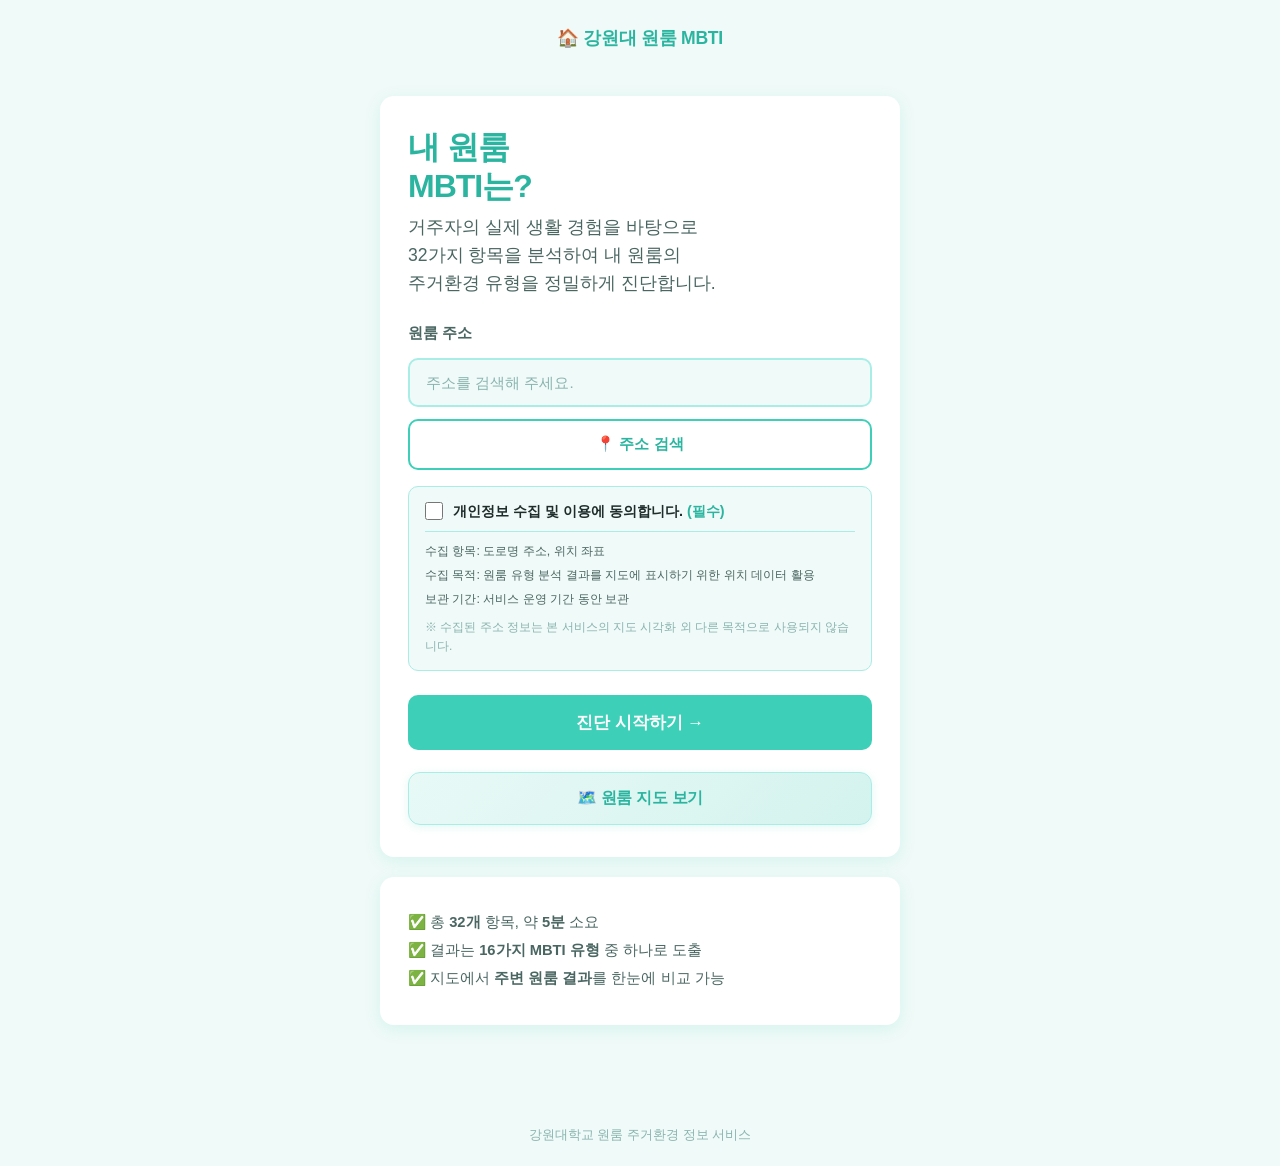
<file: index.html>
<!DOCTYPE html>
<html lang="ko">
<head>
  <meta charset="UTF-8" />
  <meta name="viewport" content="width=device-width, initial-scale=1.0" />
  <title>내 원룸 MBTI</title>
  <link rel="stylesheet" href="style.css" />
</head>
<body>

  <header class="site-header">
    <span class="logo-text">🏠 강원대 원룸 MBTI</span>
  </header>

  <main class="page-wrap">

    <!-- 메인 카드 -->
    <div class="card">
      <h1 class="main-title">내 원룸<br>MBTI는?</h1>
      <p class="sub-title">
        거주자의 실제 생활 경험을 바탕으로<br>
        32가지 항목을 분석하여 내 원룸의<br>
        주거환경 유형을 정밀하게 진단합니다.
      </p>

      <div class="input-group" style="margin-top:24px; gap:12px;">

        <!-- 주소 검색 -->
        <label class="input-label">원룸 주소</label>
        <div class="address-box" id="addressBox">
          <span id="addressText" class="address-placeholder">주소를 검색해 주세요.</span>
        </div>
        <button class="btn-address" id="addrSearchBtn" type="button">
          📍 주소 검색
        </button>
        <!-- 숨김 필드: 선택된 도로명 주소 / 좌표 -->
        <input type="hidden" id="address" />
        <input type="hidden" id="hiddenLat" />
        <input type="hidden" id="hiddenLng" />

        <!-- 개인정보 수집 동의 -->
        <div class="privacy-box">
          <label class="privacy-check-row">
            <input type="checkbox" id="privacyCheck" />
            <span class="privacy-check-label">개인정보 수집 및 이용에 동의합니다. <em>(필수)</em></span>
          </label>
          <div class="privacy-detail">
            <p>수집 항목: 도로명 주소, 위치 좌표</p>
            <p>수집 목적: 원룸 유형 분석 결과를 지도에 표시하기 위한 위치 데이터 활용</p>
            <p>보관 기간: 서비스 운영 기간 동안 보관</p>
            <p class="privacy-notice">※ 수집된 주소 정보는 본 서비스의 지도 시각화 외 다른 목적으로 사용되지 않습니다.</p>
          </div>
        </div>

        <span class="error-msg" id="formError"></span>
        <button class="btn-primary" id="startBtn">진단 시작하기 →</button>
        <button class="btn-map" onclick="location.href='search.html'">🗺️ 원룸 지도 보기</button>
      </div>
    </div>

    <!-- 안내 카드 -->
    <div class="card">
      <p style="font-size:0.92rem; color:var(--text-mid); line-height:1.9;">
        ✅ 총 <strong>32개</strong> 항목, 약 <strong>5분</strong> 소요<br>
        ✅ 결과는 <strong>16가지 MBTI 유형</strong> 중 하나로 도출<br>
        ✅ 지도에서 <strong>주변 원룸 결과</strong>를 한눈에 비교 가능
      </p>
    </div>

  </main>

  <footer class="site-footer">
    강원대학교 원룸 주거환경 정보 서비스
  </footer>

  <script>
    let geocoder;

    // ── Kakao SDK 동적 로딩 ───────────────────────────────────
    function loadKakaoSDK() {
      return new Promise(function (resolve) {
        var script = document.createElement('script');
        script.type = 'text/javascript';
        script.src = '//dapi.kakao.com/v2/maps/sdk.js?appkey=9b0d26f8211aa8ac99bb7b61635eb4ce&libraries=services&autoload=false';
        script.onload = function () {
          kakao.maps.load(function () { resolve(); });
        };
        document.head.appendChild(script);
      });
    }

    function loadPostcodeSDK() {
      return new Promise(function (resolve) {
        var script = document.createElement('script');
        script.src = '//t1.kakaocdn.net/mapjsapi/bundle/postcode/prod/postcode.v2.js';
        script.onload = resolve;
        document.head.appendChild(script);
      });
    }

    window.addEventListener('load', function () {
      Promise.all([loadKakaoSDK(), loadPostcodeSDK()]).then(function () {
        geocoder = new kakao.maps.services.Geocoder();
      });
    });

    // 주소검색 버튼 클릭
    document.getElementById('addrSearchBtn').addEventListener('click', function () {
      new kakao.Postcode({
        oncomplete: function (data) {
          const roadAddr = data.roadAddress || data.autoRoadAddress;
          if (!roadAddr) return;

          // 도로명 주소 표시
          document.getElementById('addressText').textContent = roadAddr;
          document.getElementById('addressText').classList.remove('address-placeholder');
          document.getElementById('address').value = roadAddr;

          // 카카오 Geocoder로 좌표 변환
          geocoder.addressSearch(roadAddr, function (result, status) {
            if (status === kakao.maps.services.Status.OK) {
              document.getElementById('hiddenLat').value = result[0].y;
              document.getElementById('hiddenLng').value = result[0].x;
            }
          });
        }
      }).open();
    });

    // 진단 시작
    document.getElementById('startBtn').addEventListener('click', function () {
      const address      = document.getElementById('address').value.trim();
      const lat          = document.getElementById('hiddenLat').value;
      const lng          = document.getElementById('hiddenLng').value;
      const privacyCheck = document.getElementById('privacyCheck').checked;
      const errEl        = document.getElementById('formError');

      if (!address) {
        errEl.textContent = '주소를 검색해 주세요.';
        errEl.classList.add('visible');
        return;
      }
      if (!privacyCheck) {
        errEl.textContent = '개인정보 수집 및 이용에 동의해 주세요.';
        errEl.classList.add('visible');
        return;
      }
      errEl.classList.remove('visible');

      // sessionStorage에 저장 후 질문 페이지로 이동
      sessionStorage.setItem('address', address);
      sessionStorage.setItem('lat',     lat);
      sessionStorage.setItem('lng',     lng);
      sessionStorage.removeItem('answers');
      location.href = 'questions.html';
    });
  </script>

</body>
</html>
</file>
<file: style.css>
/* =============================================
   전체 공통 스타일 — 민트 계열 색상 테마
   ============================================= */

:root {
  --mint-dark:   #2bb5a0;
  --mint:        #3ecfb8;
  --mint-light:  #a8ede6;
  --mint-bg:     #f0faf8;
  --text-dark:   #1e2d2b;
  --text-mid:    #4a6661;
  --text-light:  #8ab4af;
  --white:       #ffffff;
  --shadow:      0 4px 16px rgba(62, 207, 184, 0.15);
  --radius:      14px;
}

/* ── 리셋 & 기본 ── */
*, *::before, *::after { box-sizing: border-box; margin: 0; padding: 0; }

body {
  font-family: 'Pretendard', 'Apple SD Gothic Neo', 'Noto Sans KR', sans-serif;
  background: var(--mint-bg);
  color: var(--text-dark);
  min-height: 100vh;
  line-height: 1.6;
}

a { text-decoration: none; color: inherit; }

/* ── 레이아웃 래퍼 ── */
.page-wrap {
  max-width: 560px;
  margin: 0 auto;
  padding: 28px 20px 60px;
}

/* ── 헤더 ── */
.site-header {
  text-align: center;
  padding: 24px 0 16px;
}

.site-header .logo-text {
  font-size: 1.1rem;
  font-weight: 700;
  color: var(--mint-dark);
  letter-spacing: -0.3px;
}

/* ── 카드 ── */
.card {
  background: var(--white);
  border-radius: var(--radius);
  box-shadow: var(--shadow);
  padding: 32px 28px;
  margin-bottom: 20px;
}

/* ── 타이틀 ── */
.main-title {
  font-size: 2rem;
  font-weight: 800;
  color: var(--mint-dark);
  letter-spacing: -1px;
  line-height: 1.2;
}

.sub-title {
  font-size: 1.1rem;
  color: var(--text-mid);
  margin-top: 8px;
}

/* ── 입력 필드 ── */
.input-group {
  margin-top: 24px;
  display: flex;
  flex-direction: column;
  gap: 10px;
}

.input-label {
  font-size: 0.95rem;
  font-weight: 600;
  color: var(--text-mid);
}

.text-input {
  width: 100%;
  padding: 14px 16px;
  border: 2px solid var(--mint-light);
  border-radius: 10px;
  font-size: 1rem;
  color: var(--text-dark);
  background: var(--white);
  transition: border-color 0.2s;
  outline: none;
}

.text-input:focus {
  border-color: var(--mint);
}

.text-input::placeholder {
  color: var(--text-light);
}

/* ── 버튼 ── */
.btn-primary {
  display: block;
  width: 100%;
  padding: 16px;
  background: var(--mint);
  color: var(--white);
  font-size: 1.05rem;
  font-weight: 700;
  border: none;
  border-radius: 10px;
  cursor: pointer;
  text-align: center;
  transition: background 0.2s, transform 0.1s;
  margin-top: 12px;
}

.btn-primary:hover  { background: var(--mint-dark); }
.btn-primary:active { transform: scale(0.98); }

.btn-map {
  display: block;
  width: 100%;
  padding: 15px;
  background: linear-gradient(135deg, #e8f9f6 0%, #d4f3ee 100%);
  color: var(--mint-dark);
  border: 1.5px solid var(--mint-light);
  border-radius: 12px;
  font-size: 1rem;
  font-weight: 700;
  cursor: pointer;
  letter-spacing: -0.3px;
  box-shadow: 0 2px 8px rgba(62, 207, 184, 0.15);
  transition: background 0.2s, box-shadow 0.2s, transform 0.1s;
  margin-top: 10px;
}

.btn-map:hover {
  background: linear-gradient(135deg, #d4f3ee 0%, #bfede7 100%);
  box-shadow: 0 4px 12px rgba(62, 207, 184, 0.25);
}
.btn-map:active { transform: scale(0.98); }

.btn-secondary {
  display: inline-block;
  padding: 12px 24px;
  background: transparent;
  color: var(--mint-dark);
  font-size: 0.95rem;
  font-weight: 600;
  border: 2px solid var(--mint);
  border-radius: 10px;
  cursor: pointer;
  transition: background 0.2s, color 0.2s;
  margin-top: 10px;
}

.btn-secondary:hover {
  background: var(--mint-light);
}

/* ── 에러 메시지 ── */
.error-msg {
  display: none;
  font-size: 0.85rem;
  color: #e07b7b;
  margin-top: 6px;
}

.error-msg.visible { display: block; }

/* ── 진행 바 ── */
.progress-wrap {
  margin-bottom: 24px;
}

.progress-label {
  display: flex;
  justify-content: space-between;
  font-size: 0.85rem;
  color: var(--text-mid);
  margin-bottom: 6px;
}

.progress-bar {
  height: 8px;
  background: var(--mint-light);
  border-radius: 99px;
  overflow: hidden;
}

.progress-fill {
  height: 100%;
  background: var(--mint);
  border-radius: 99px;
  transition: width 0.4s ease;
}

/* ── 질문 카드 ── */
.question-number {
  font-size: 0.8rem;
  font-weight: 700;
  color: var(--mint);
  text-transform: uppercase;
  letter-spacing: 0.5px;
}

.question-category-badge {
  display: inline-block;
  background: var(--mint-bg);
  color: var(--mint-dark);
  font-size: 0.78rem;
  font-weight: 600;
  padding: 3px 10px;
  border-radius: 99px;
  margin-left: 8px;
  border: 1px solid var(--mint-light);
}

.question-text {
  font-size: 1.1rem;
  font-weight: 600;
  margin: 14px 0 20px;
  color: var(--text-dark);
  line-height: 1.5;
}

/* ── 5점 척도 ── */
.scale-options {
  display: flex;
  flex-direction: column;
  gap: 10px;
}

.scale-option {
  display: flex;
  align-items: center;
  gap: 12px;
  padding: 12px 16px;
  border: 2px solid var(--mint-light);
  border-radius: 10px;
  cursor: pointer;
  transition: border-color 0.15s, background 0.15s;
}

.scale-option:hover {
  border-color: var(--mint);
  background: var(--mint-bg);
}

.scale-option input[type="radio"] {
  accent-color: var(--mint);
  width: 18px;
  height: 18px;
  flex-shrink: 0;
}

.scale-option.selected {
  border-color: var(--mint);
  background: var(--mint-bg);
}

.scale-label {
  font-size: 0.95rem;
  color: var(--text-dark);
}

/* ── 네비게이션 버튼 ── */
.nav-buttons {
  display: flex;
  gap: 10px;
  margin-top: 20px;
}

.nav-buttons .btn-primary,
.nav-buttons .btn-secondary {
  flex: 1;
  margin-top: 0;
  padding: 16px;
  font-size: 1.05rem;
}

/* ── 결과 페이지 ── */
.result-room-name {
  font-size: 0.9rem;
  color: var(--text-mid);
  font-weight: 500;
  margin-bottom: 8px;
}

/* 유형 코드 + 별명 */
.type-emoji {
  font-size: 3.2rem;
  margin: 8px 0 4px;
}

.type-code {
  font-size: 2.6rem;
  font-weight: 900;
  letter-spacing: 6px;
  color: var(--mint-dark);
  line-height: 1.1;
}

.type-nickname {
  font-size: 1.05rem;
  font-weight: 700;
  color: var(--text-mid);
  margin-top: 6px;
}

.result-description {
  font-size: 0.95rem;
  color: var(--text-mid);
  line-height: 1.75;
}

/* ── MBTI 축 퍼센트 바 ── */
.axis-block {
  margin-bottom: 20px;
}

.axis-name {
  font-size: 0.72rem;
  font-weight: 600;
  color: var(--text-light);
  letter-spacing: 0.3px;
  margin-bottom: 5px;
}

.axis-row {
  display: flex;
  align-items: center;
  gap: 6px;
}

/* 왼쪽 그룹: [글자] [라벨] [퍼센트] */
.axis-left-group,
.axis-right-group {
  display: flex;
  align-items: center;
  gap: 3px;
  flex: 1;
  min-width: 0;
}

.axis-left-group  { justify-content: flex-end; }
.axis-right-group { justify-content: flex-start; }

/* 작은 알파벳 글자 */
.axis-letter-tag {
  font-size: 0.68rem;
  font-weight: 800;
  color: var(--text-light);
  flex-shrink: 0;
  line-height: 1;
}

.axis-letter-tag.is-winner {
  color: var(--mint-dark);
}

/* 유형 라벨 텍스트 */
.axis-label-text {
  font-size: 0.8rem;
  font-weight: 700;
  color: var(--text-light);
  white-space: nowrap;
  overflow: hidden;
  text-overflow: ellipsis;
  line-height: 1.2;
}

.axis-label-text.is-winner {
  color: var(--mint-dark);
}

/* 퍼센트 숫자 */
.axis-pct-num {
  font-size: 0.78rem;
  font-weight: 700;
  color: var(--text-light);
  flex-shrink: 0;
  min-width: 30px;
  line-height: 1;
}

.axis-left-group  .axis-pct-num { text-align: right; }
.axis-right-group .axis-pct-num { text-align: left; }

.axis-pct-num.is-winner { color: var(--mint-dark); }

/* 바 트랙 */
.axis-track {
  flex: 0 0 36%;
  height: 12px;
  background: var(--mint-bg);
  border-radius: 99px;
  overflow: hidden;
  display: flex;
}

.axis-fill-left {
  height: 100%;
  background: var(--mint-dark);
  border-radius: 0;
  width: 0;
  flex-shrink: 0;
  transition: width 0.9s cubic-bezier(0.4, 0, 0.2, 1);
}

.axis-fill-right {
  height: 100%;
  background: var(--mint-light);
  border-radius: 0;
  width: 0;
  flex-shrink: 0;
  transition: width 0.9s cubic-bezier(0.4, 0, 0.2, 1);
}

/* ── 질문 페이지 헤더 ── */
.questions-header {
  display: flex;
  align-items: center;
  padding: 14px 16px;
  text-align: left;
}
.questions-header .logo-text {
  flex: 1;
  text-align: center;
}
.header-spacer {
  width: 52px;
  flex-shrink: 0;
}

.btn-home-back {
  flex-shrink: 0;
  width: 52px;
  background: none;
  border: none;
  font-size: 0.85rem;
  font-weight: 600;
  color: var(--mint-dark);
  cursor: pointer;
  padding: 4px 8px;
  border-radius: 6px;
  transition: background 0.15s;
  text-align: left;
}
.btn-home-back:hover { background: var(--mint-bg); }

/* 모바일 600px 이하: 라벨 축소 */
@media (max-width: 400px) {
  .axis-label-text { font-size: 0.7rem; }
  .axis-pct-num    { font-size: 0.7rem; min-width: 26px; }
  .axis-track      { flex: 0 0 30%; }
}

/* ── 카테고리 점수 ── */
.score-section-title {
  font-size: 0.95rem;
  font-weight: 700;
  color: var(--text-mid);
  margin-bottom: 14px;
}

.score-row {
  display: flex;
  align-items: center;
  gap: 12px;
  margin-bottom: 10px;
}

.score-cat-name {
  width: 80px;
  font-size: 0.85rem;
  font-weight: 600;
  color: var(--text-mid);
  flex-shrink: 0;
}

.score-bar-wrap {
  flex: 1;
  height: 10px;
  background: var(--mint-light);
  border-radius: 99px;
  overflow: hidden;
}

.score-bar-fill {
  height: 100%;
  background: var(--mint);
  border-radius: 99px;
  transition: width 0.6s ease;
}

.score-val {
  font-size: 0.85rem;
  font-weight: 700;
  color: var(--mint-dark);
  width: 28px;
  text-align: right;
  flex-shrink: 0;
}

/* ── 공유 / 액션 버튼 그룹 ── */
.action-group {
  display: flex;
  flex-direction: column;
  gap: 10px;
  margin-top: 20px;
}

/* ── 검색 결과 목록 ── */
.search-result-header {
  font-size: 0.9rem;
  color: var(--text-mid);
  margin-bottom: 16px;
}

.result-card {
  background: var(--white);
  border: 2px solid var(--mint-light);
  border-radius: var(--radius);
  padding: 18px 20px;
  margin-bottom: 12px;
  display: flex;
  align-items: center;
  gap: 16px;
}

.result-card-emoji {
  font-size: 2rem;
  flex-shrink: 0;
}

.result-card-body { flex: 1; }

.result-card-type {
  font-size: 1rem;
  font-weight: 700;
  color: var(--mint-dark);
}

.result-card-date {
  font-size: 0.8rem;
  color: var(--text-light);
  margin-top: 2px;
}

.result-card-tagline {
  font-size: 0.85rem;
  color: var(--text-mid);
  margin-top: 4px;
}

/* ── 빈 결과 ── */
.empty-state {
  text-align: center;
  padding: 40px 20px;
  color: var(--text-light);
}

.empty-state .empty-icon {
  font-size: 2.5rem;
  display: block;
  margin-bottom: 12px;
}

/* ── 링크 텍스트 ── */
.link-text {
  display: block;
  text-align: center;
  font-size: 0.9rem;
  color: var(--mint-dark);
  margin-top: 16px;
  font-weight: 600;
  cursor: pointer;
}

.link-text:hover { text-decoration: underline; }

/* ── 하단 푸터 ── */
.site-footer {
  text-align: center;
  font-size: 0.8rem;
  color: var(--text-light);
  padding: 20px 0;
}

/* ── 반응형 ── */
@media (max-width: 400px) {
  .card { padding: 24px 18px; }
  .main-title { font-size: 1.7rem; }
  .scale-option { padding: 10px 12px; }
}

/* ==============================================
   index.html — 주소 검색 UI
   ============================================== */
.address-box {
  width: 100%;
  min-height: 48px;
  padding: 12px 16px;
  border: 2px solid var(--mint-light);
  border-radius: 10px;
  background: var(--mint-bg);
  font-size: 0.95rem;
  color: var(--text-dark);
  display: flex;
  align-items: center;
  line-height: 1.4;
  word-break: keep-all;
}

.address-placeholder { color: var(--text-light); }

.btn-address {
  width: 100%;
  padding: 13px;
  background: var(--white);
  border: 2px solid var(--mint);
  border-radius: 10px;
  color: var(--mint-dark);
  font-size: 0.95rem;
  font-weight: 700;
  cursor: pointer;
  transition: background 0.2s;
}
.btn-address:hover { background: var(--mint-bg); }

/* ── 개인정보 수집 동의 ── */
.privacy-box {
  width: 100%;
  background: var(--mint-bg);
  border: 1px solid var(--mint-light);
  border-radius: 10px;
  padding: 14px 16px;
  margin-top: 4px;
}

.privacy-check-row {
  display: flex;
  align-items: center;
  gap: 10px;
  cursor: pointer;
}

.privacy-check-row input[type="checkbox"] {
  width: 18px;
  height: 18px;
  min-width: 18px;
  accent-color: var(--mint-dark);
  cursor: pointer;
}

.privacy-check-label {
  font-size: 0.9rem;
  font-weight: 600;
  color: var(--text-dark);
  line-height: 1.4;
}

.privacy-check-label em {
  font-style: normal;
  color: var(--mint-dark);
}

.privacy-detail {
  margin-top: 10px;
  padding-top: 10px;
  border-top: 1px solid var(--mint-light);
  display: flex;
  flex-direction: column;
  gap: 4px;
}

.privacy-detail p {
  font-size: 0.78rem;
  color: var(--text-mid);
  line-height: 1.6;
}

.privacy-detail .privacy-notice {
  margin-top: 4px;
  color: var(--text-light);
  font-size: 0.75rem;
}

/* ==============================================
   search.html — 지도 & 패널 레이아웃
   ============================================== */

/* 검색 페이지: body 스크롤 잠금, 지도가 풀화면 */
.search-page {
  overflow: hidden;
  height: 100dvh;
}

/* 헤더 (검색 페이지용, 얇게) */
.search-header {
  position: fixed;
  top: 0; left: 0; right: 0;
  z-index: 30;
  height: 52px;
  display: flex;
  align-items: center;
  justify-content: space-between;
  padding: 0 16px;
  background: var(--white);
  box-shadow: 0 1px 6px rgba(0,0,0,0.08);
}

.header-cta {
  font-size: 0.85rem;
  font-weight: 700;
  color: var(--mint-dark);
  text-decoration: none;
  background: var(--mint-bg);
  padding: 6px 12px;
  border-radius: 99px;
  border: 1px solid var(--mint-light);
  transition: background 0.2s;
}
.header-cta:hover { background: var(--mint-light); }

/* 지도: 헤더 아래 전체 */
#map {
  position: fixed;
  top: 52px; left: 0; right: 0; bottom: 0;
  z-index: 1;
}

/* 지도 타입 전환 버튼 */
.map-type-btns {
  position: fixed;
  top: 62px;
  right: 12px;
  z-index: 20;
  display: flex;
  border-radius: 6px;
  overflow: hidden;
  box-shadow: 0 2px 6px rgba(0,0,0,0.18);
}

.map-type-btn {
  padding: 7px 13px;
  font-size: 0.78rem;
  font-weight: 600;
  border: none;
  cursor: pointer;
  background: rgba(255,255,255,0.92);
  color: #888;
  transition: background 0.15s, color 0.15s;
  letter-spacing: -0.2px;
}

.map-type-btn:first-child { border-right: 1px solid #e0e0e0; }

.map-type-btn.active {
  background: var(--mint-dark);
  color: #fff;
}

.map-type-btn:not(.active):hover {
  background: rgba(255,255,255,1);
  color: var(--mint-dark);
}

/* 지도 위 힌트 */
.map-hint {
  position: fixed;
  top: 64px;
  left: 50%;
  transform: translateX(-50%);
  background: rgba(30, 45, 43, 0.72);
  color: #fff;
  padding: 6px 16px;
  border-radius: 99px;
  font-size: 0.78rem;
  font-weight: 500;
  z-index: 20;
  pointer-events: none;
  transition: opacity 0.8s ease;
  white-space: nowrap;
}

/* 로딩 오버레이 */
.loading-overlay {
  position: fixed;
  top: 52px; left: 0; right: 0; bottom: 0;
  background: rgba(255,255,255,0.92);
  display: flex;
  flex-direction: column;
  align-items: center;
  justify-content: center;
  gap: 12px;
  z-index: 40;
  font-size: 0.9rem;
  color: var(--text-mid);
}

.loading-spinner {
  width: 36px; height: 36px;
  border: 3px solid var(--mint-light);
  border-top-color: var(--mint);
  border-radius: 50%;
  animation: spin 0.75s linear infinite;
}

@keyframes spin { to { transform: rotate(360deg); } }

/* 빈 상태 (지도 위) */
.map-empty-state {
  position: fixed;
  top: 52px; left: 0; right: 0; bottom: 0;
  display: none;
  flex-direction: column;
  align-items: center;
  justify-content: center;
  gap: 8px;
  font-size: 0.9rem;
  color: var(--text-light);
  text-align: center;
  line-height: 1.8;
  z-index: 35;
  background: rgba(240,250,248,0.95);
  pointer-events: none;
}

/* 딤 오버레이 */
.dim-overlay {
  position: fixed;
  inset: 0;
  background: rgba(0,0,0,0.28);
  z-index: 100;
  display: none;
}
.dim-overlay.active { display: block; }

/* ── 바텀 패널 (공통) ── */
.bottom-panel {
  position: fixed;
  bottom: 0; left: 0; right: 0;
  max-height: 68vh;
  background: var(--white);
  border-radius: 20px 20px 0 0;
  box-shadow: 0 -4px 24px rgba(0,0,0,0.14);
  transform: translateY(100%);
  transition: transform 0.32s cubic-bezier(0.4, 0, 0.2, 1);
  overflow-y: auto;
  z-index: 200;
  -webkit-overflow-scrolling: touch;
}
.bottom-panel.open { transform: translateY(0); }

.panel-handle {
  width: 38px; height: 4px;
  background: var(--mint-light);
  border-radius: 99px;
  margin: 12px auto 4px;
  flex-shrink: 0;
}

.panel-header {
  display: flex;
  align-items: center;
  gap: 6px;
  padding: 6px 16px 12px;
  border-bottom: 1px solid var(--mint-light);
  position: sticky;
  top: 0;
  background: var(--white);
  z-index: 1;
}

.panel-header h3 {
  flex: 1;
  font-size: 1rem;
  font-weight: 700;
  color: var(--text-dark);
  margin: 0;
  white-space: nowrap;
  overflow: hidden;
  text-overflow: ellipsis;
}

.panel-close-btn {
  background: none; border: none;
  font-size: 1.05rem; color: var(--text-light);
  cursor: pointer; padding: 4px; line-height: 1;
  flex-shrink: 0;
}

.panel-back-btn {
  background: none; border: none;
  font-size: 0.82rem; font-weight: 700;
  color: var(--mint-dark); cursor: pointer;
  padding: 4px 6px 4px 0; flex-shrink: 0;
}

/* ── 원룸 목록 (클러스터 패널) ── */
.room-list { padding: 12px 16px 24px; }

.room-list-item {
  display: flex;
  align-items: center;
  gap: 12px;
  padding: 13px 14px;
  background: var(--mint-bg);
  border-radius: 12px;
  margin-bottom: 9px;
  cursor: pointer;
  transition: background 0.15s;
}
.room-list-item:hover { background: var(--mint-light); }

.room-list-icon { font-size: 1.5rem; flex-shrink: 0; }

.room-list-info { flex: 1; min-width: 0; }

.room-list-name {
  font-size: 0.95rem; font-weight: 700;
  color: var(--text-dark);
  white-space: nowrap; overflow: hidden; text-overflow: ellipsis;
}

.room-list-meta {
  font-size: 0.76rem; color: var(--text-light); margin-top: 2px;
  white-space: nowrap; overflow: hidden; text-overflow: ellipsis;
}

.room-list-arrow {
  font-size: 1.2rem; color: var(--text-light); flex-shrink: 0;
}

/* ── 상세 패널 ── */
.detail-content { padding: 14px 16px 32px; }

.detail-address {
  font-size: 0.8rem; color: var(--text-light); margin-bottom: 12px;
}

.detail-summary {
  display: flex; flex-wrap: wrap; gap: 8px; margin-bottom: 4px;
}

.summary-chip {
  border: 1.5px solid var(--mint-light);
  border-radius: 99px;
  padding: 5px 13px;
  font-size: 0.8rem;
  font-weight: 600;
  color: var(--mint-dark);
  background: var(--mint-bg);
}

/* 유형 순위 */
.type-rank-list { display: flex; flex-direction: column; gap: 8px; }

.type-rank-row {
  display: flex;
  align-items: center;
  gap: 10px;
  background: var(--mint-bg);
  border-radius: 10px;
  padding: 10px 13px;
}

.rank-badge {
  width: 22px; height: 22px;
  border-radius: 50%;
  background: var(--mint);
  color: #fff;
  font-size: 0.68rem; font-weight: 800;
  display: flex; align-items: center; justify-content: center;
  flex-shrink: 0;
}

.rank-emoji { font-size: 1.2rem; flex-shrink: 0; }

.rank-info { flex: 1; min-width: 0; display: flex; align-items: baseline; gap: 6px; flex-wrap: wrap; }

.rank-code { font-size: 0.95rem; font-weight: 800; }

.rank-name { font-size: 0.78rem; color: var(--text-mid); }

.rank-count {
  font-size: 0.78rem; font-weight: 600;
  color: var(--text-light); flex-shrink: 0;
}

/* ── 대표 유형 설명 박스 ── */
.rep-desc-box {
  background: var(--mint-bg);
  border: 1px solid var(--mint-light);
  border-radius: 10px;
  padding: 12px 14px;
  margin-top: 8px;
}

.rep-desc-text {
  font-size: 0.8rem;
  color: var(--text-mid);
  line-height: 1.7;
  display: -webkit-box;
  -webkit-line-clamp: 3;
  -webkit-box-orient: vertical;
  overflow: hidden;
}

.rep-desc-text.expanded {
  display: block;
  overflow: visible;
}

.rep-desc-more {
  display: block;
  background: none;
  border: none;
  color: var(--mint-dark);
  font-size: 0.75rem;
  font-weight: 700;
  cursor: pointer;
  padding: 6px 0 0;
  letter-spacing: -0.2px;
}
</file>
